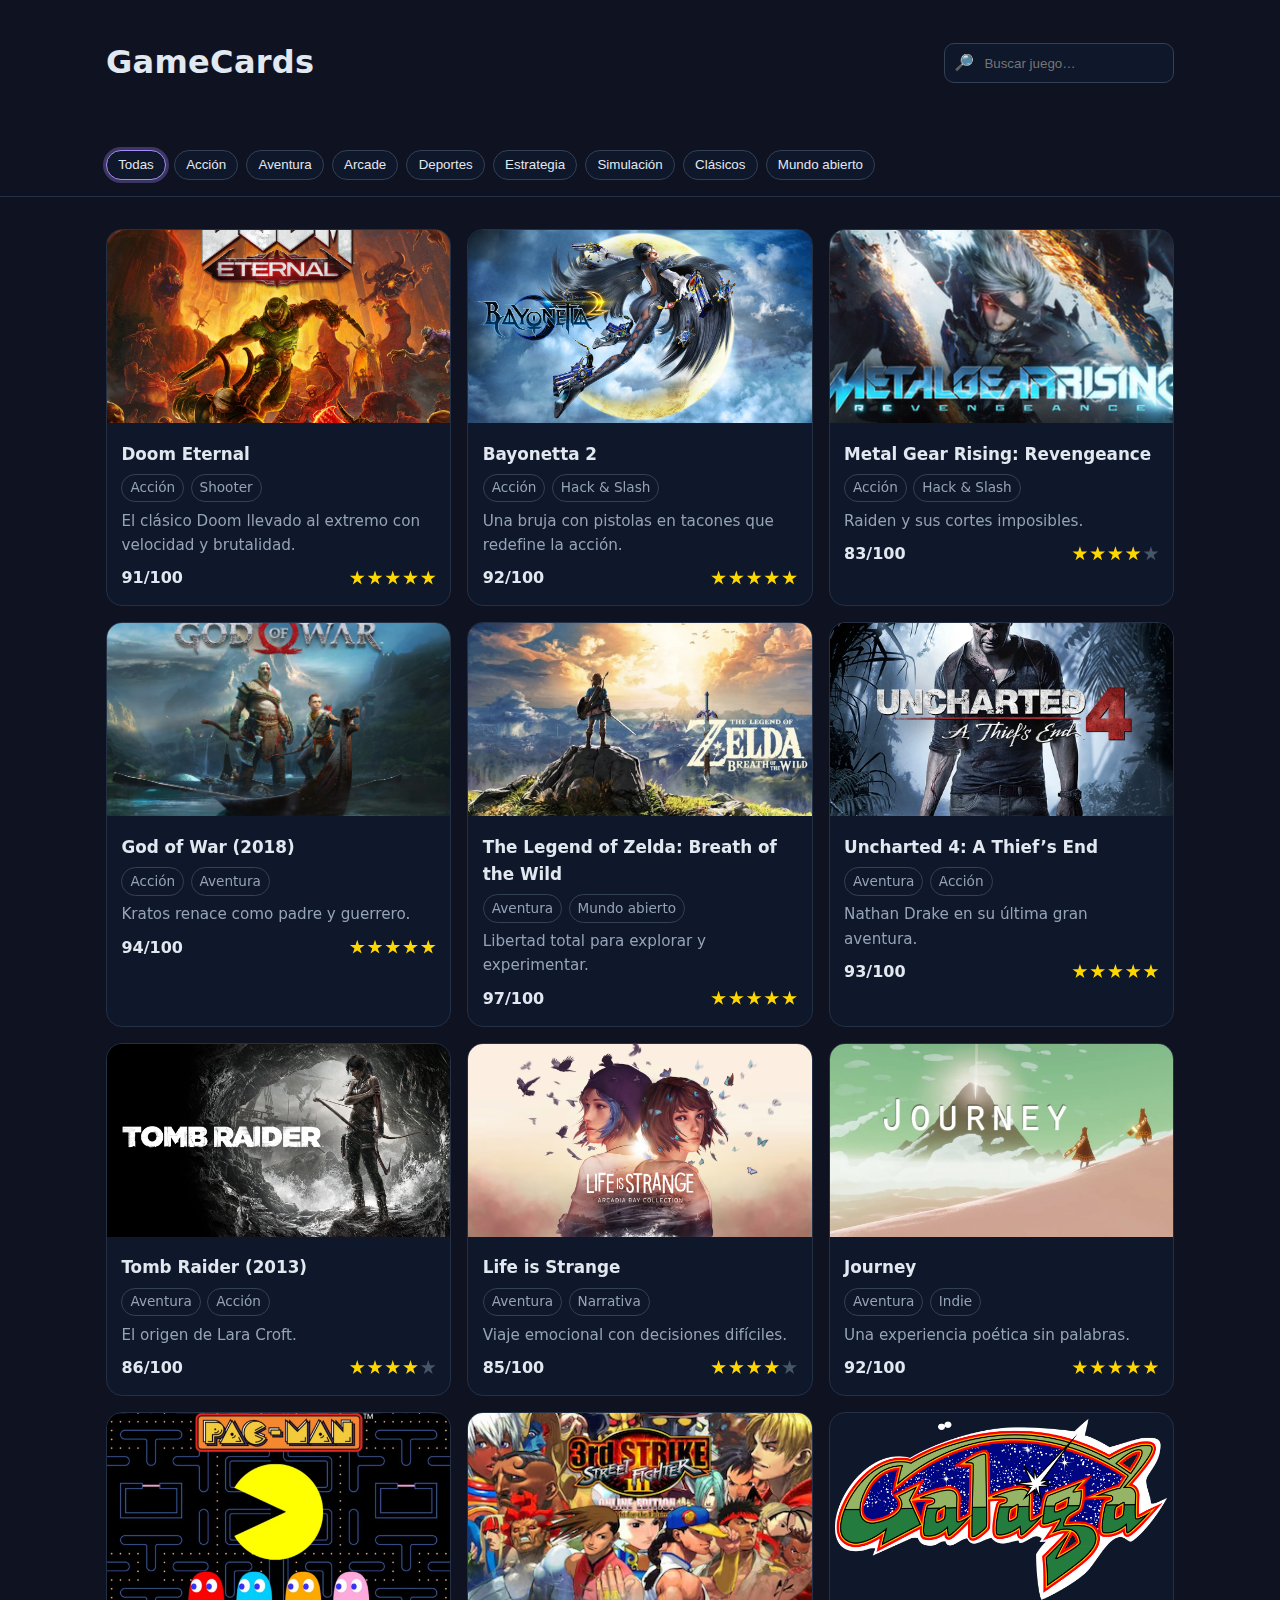
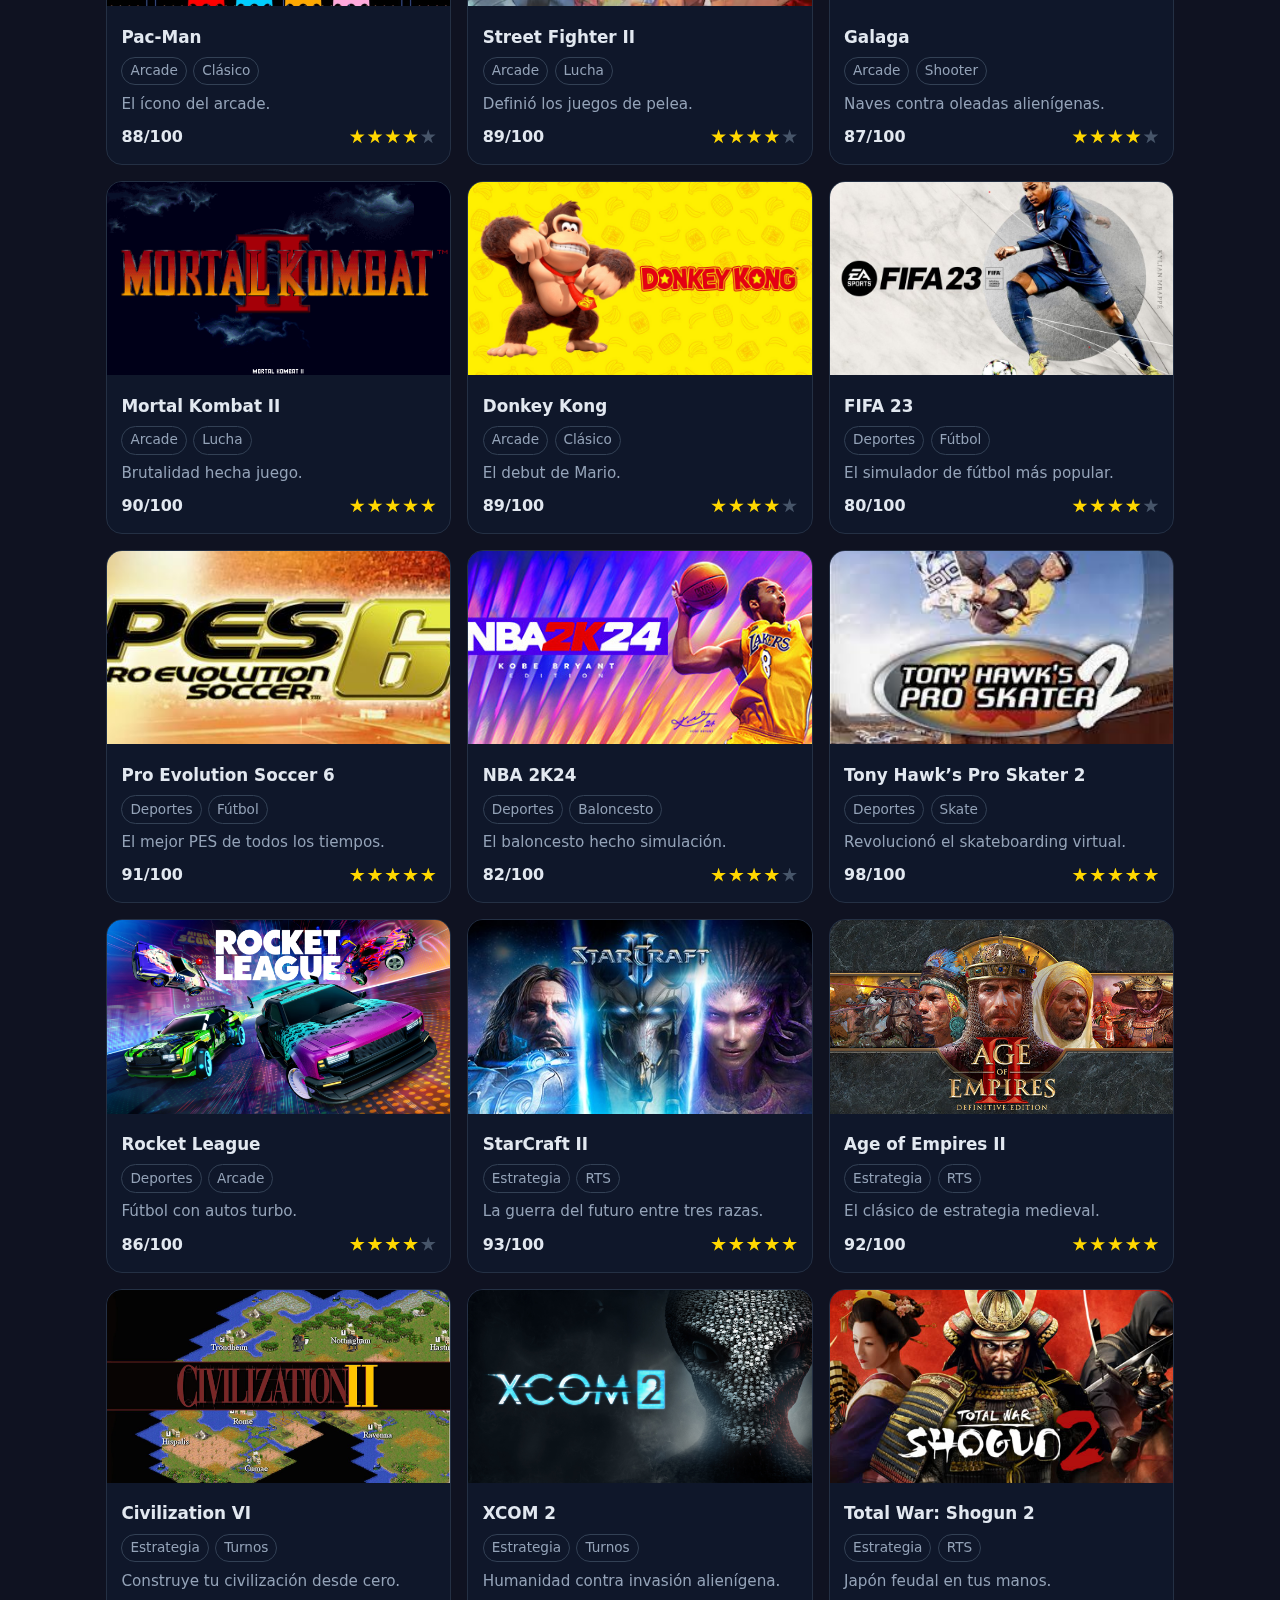
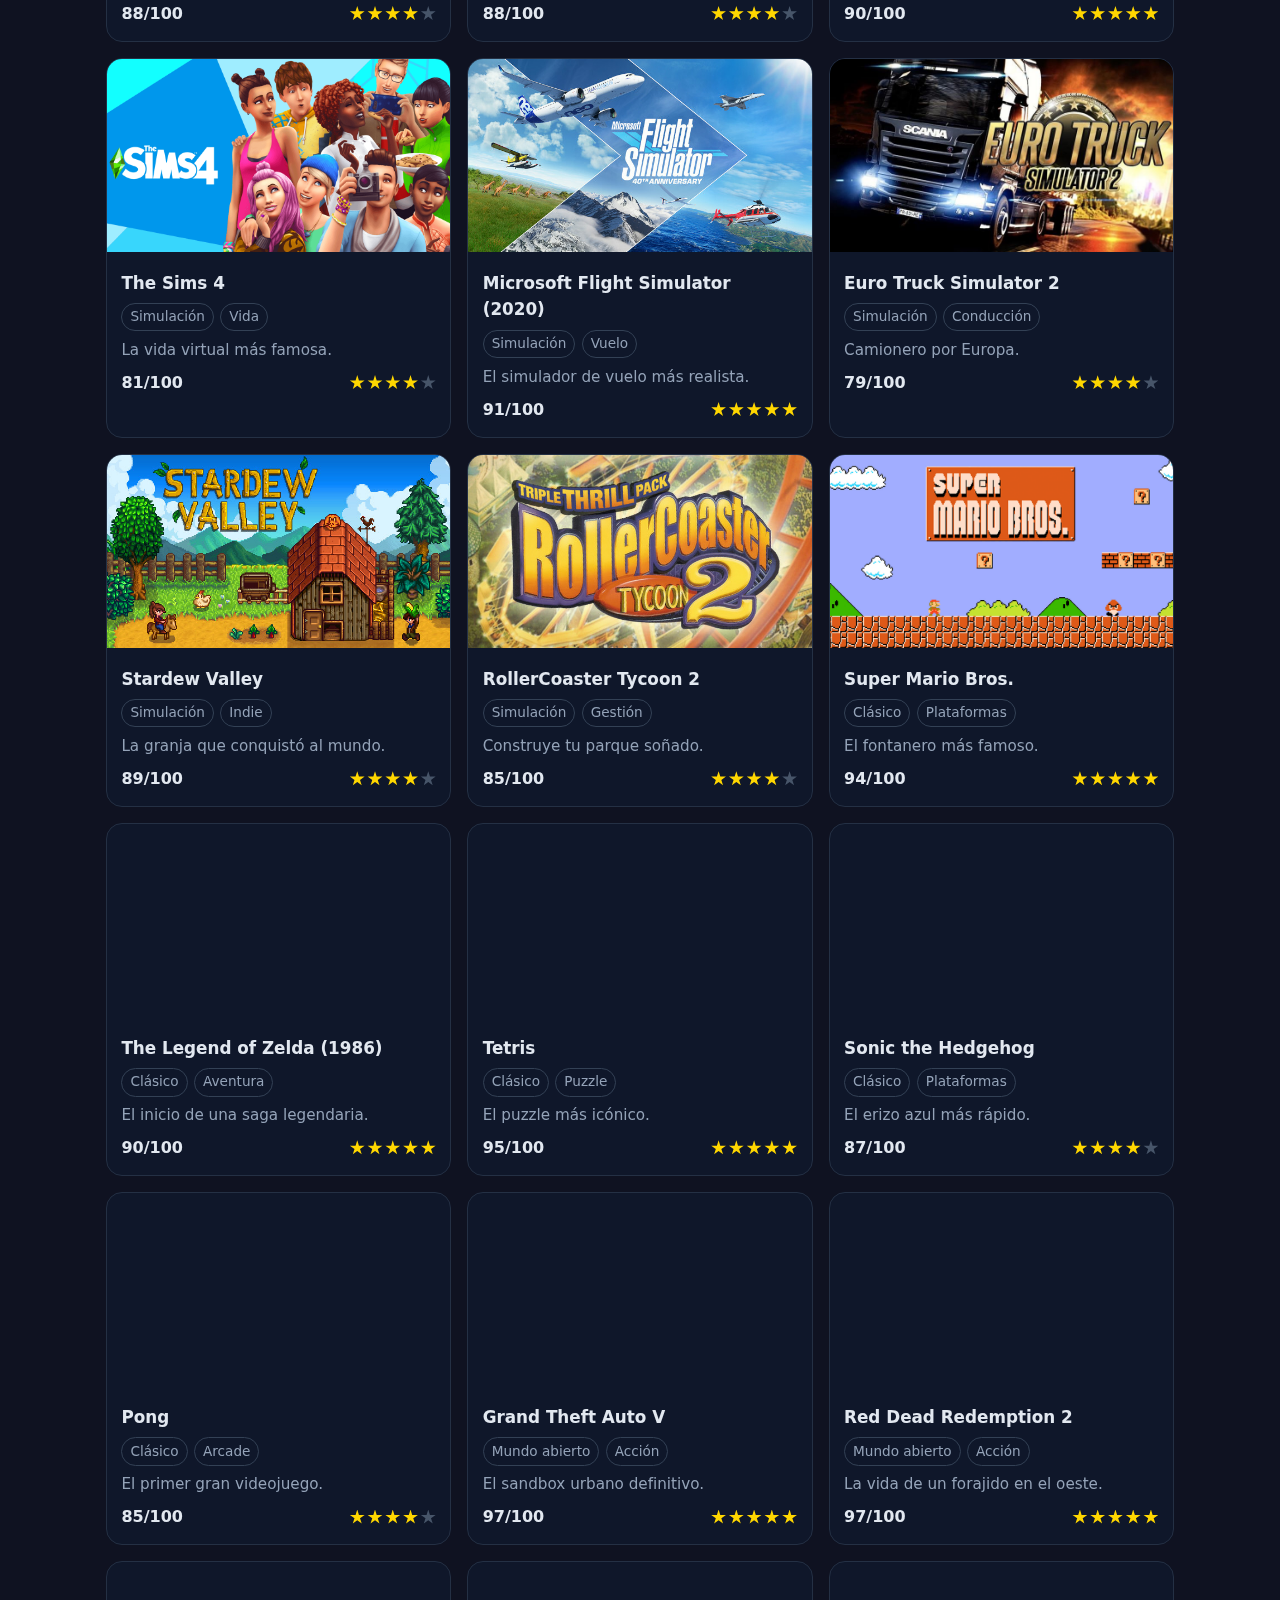
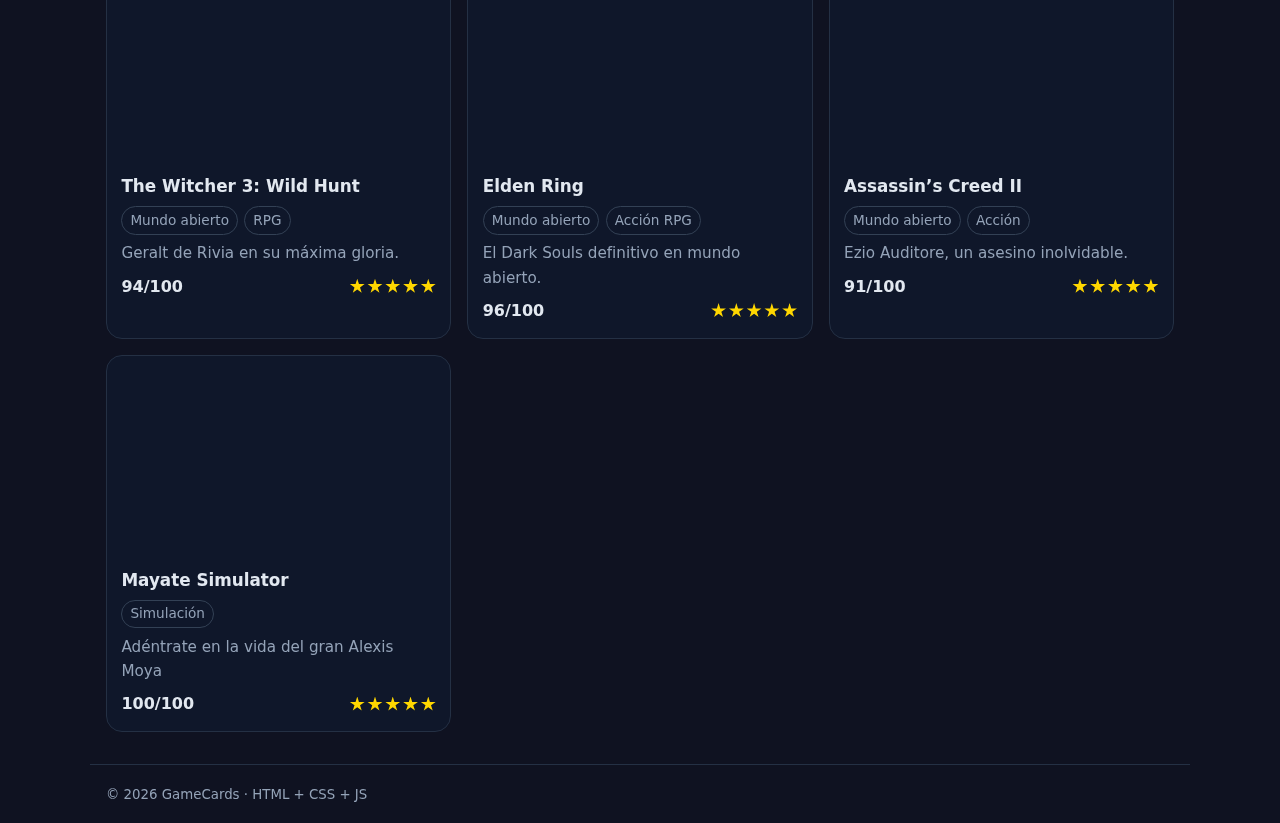
<file: index.html>
<!doctype html>
<html lang="es" dir="ltr">
<head>
  <meta charset="utf-8">
  <meta name="viewport" content="width=device-width,initial-scale=1">
  <title>GameCards — Catálogo de videojuegos</title>
  <link rel="stylesheet" href="styles.css">
  <script defer src="descriptions.js"></script>
  <script defer src="games.js"></script>
  <script defer src="app.js"></script>
</head>
<body>
  <a class="skip" href="#contenido">Saltar al contenido</a>
  <header class="topbar">
    <div class="wrap bar">
      <h1 class="brand">GameCards</h1>
      <div class="search" role="search">
        <label for="q">
          <span aria-hidden="true">🔎</span>
        </label>
        <input id="q" type="search" placeholder="Buscar juego…" aria-label="Buscar juego">
      </div>
    </div>
    <section class="wrap filters" aria-labelledby="filters-title">
      <h2 id="filters-title" class="sr-only">Filtros de categorías</h2>
      <button class="chip is-active" data-cat="all" aria-pressed="true">Todas</button>
      <button class="chip" data-cat="Acción">Acción</button>
      <button class="chip" data-cat="Aventura">Aventura</button>
      <button class="chip" data-cat="Arcade">Arcade</button>
      <button class="chip" data-cat="Deportes">Deportes</button>
      <button class="chip" data-cat="Estrategia">Estrategia</button>
      <button class="chip" data-cat="Simulación">Simulación</button>
      <button class="chip" data-cat="Clásicos">Clásicos</button>
      <button class="chip" data-cat="Mundo abierto">Mundo abierto</button>
    </section>
  </header>

  <main id="contenido" class="wrap">
    <section aria-labelledby="list-title">
      <h2 id="list-title" class="sr-only">Listado de juegos</h2>
      <div id="grid" class="grid" role="list"></div>
      <p id="empty" class="empty" hidden>No hay resultados.</p>
    </section>
  </main>

  <footer class="wrap foot">
    <small>© <span id="year"></span> GameCards · HTML + CSS + JS</small>
  </footer>
</body>
</html>
</file>
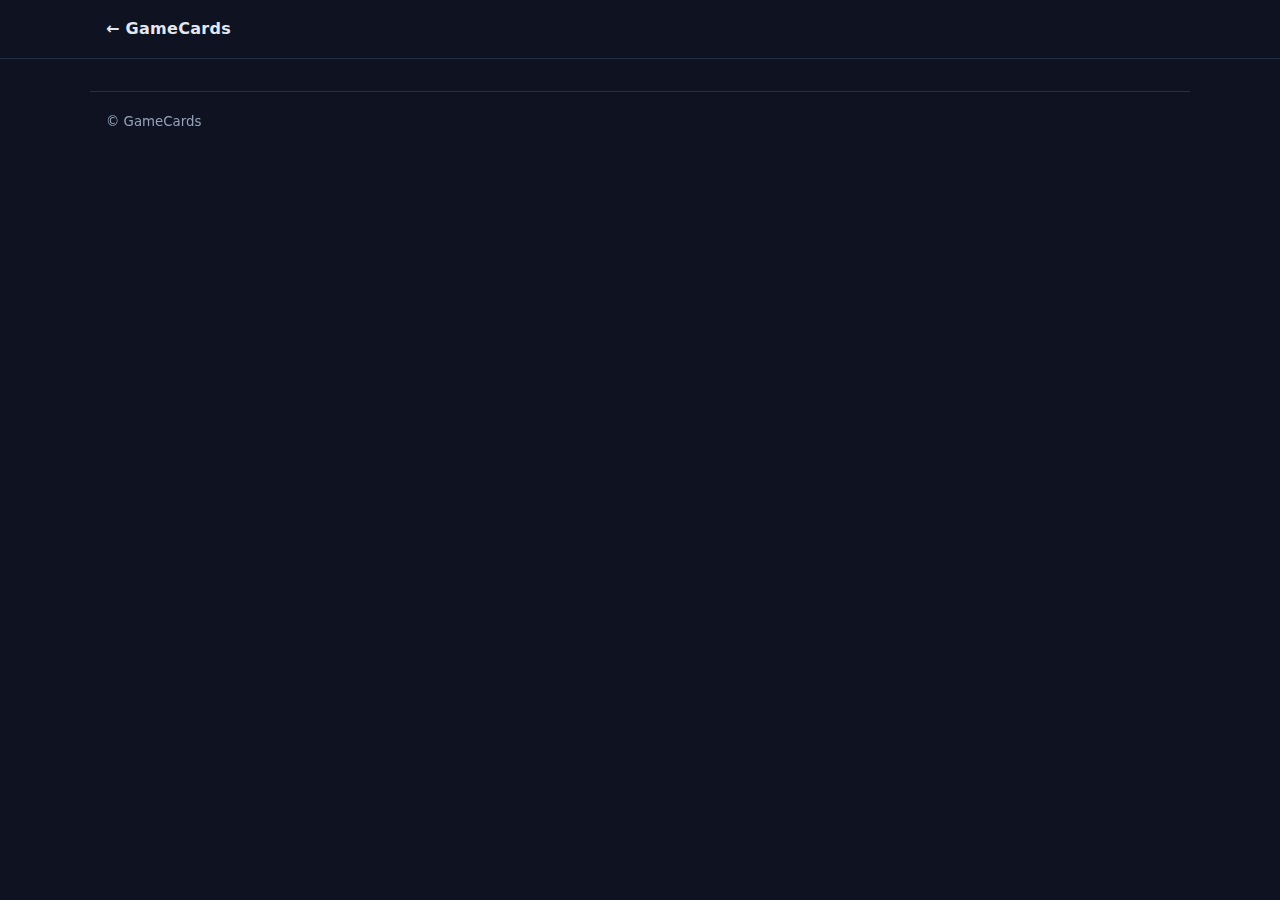
<file: game.html>
<!doctype html>
<html lang="es" dir="ltr">
<head>
  <meta charset="utf-8"/>
  <meta name="viewport" content="width=device-width,initial-scale=1"/>
  <title>Detalle del juego — GameCards</title>
  <link rel="stylesheet" href="styles.css"/>
  <script defer src="descriptions.js"></script>
  <script defer src="games.js"></script>
  <script defer src="details.js"></script>
</head>
<body>
  <a class="skip" href="#contenido">Saltar al contenido</a>
  <header class="topbar">
    <div class="wrap bar">
      <a class="brand" href="index.html">← GameCards</a>
    </div>
  </header>
  <main id="contenido" class="wrap">
    <article id="detail" class="detail" aria-live="polite"></article>
  </main>
  <footer class="wrap foot">
    <small>© <span id="year"></span> GameCards</small>
  </footer>
</body>
</html>
</file>
<file: styles.css>
:root {
  --bg: #0f1221;
  --card: #0f172a;
  --fg: #e2e8f0;
  --muted: #94a3b8;
  --brand: #7c3aed;
  --ring: #a78bfa;
}

* { box-sizing: border-box; }

html { scroll-behavior: smooth; }

body {
  margin: 0;
  background: var(--bg);
  color: var(--fg);
  font-family: system-ui, -apple-system, Segoe UI, Roboto, Ubuntu, "Helvetica Neue", Arial, "Noto Sans", sans-serif;
  line-height: 1.6;
}

.wrap {
  max-width: 1100px;
  margin: auto;
  padding: 1rem;
}

.sr-only {
  position: absolute;
  width: 1px;
  height: 1px;
  margin: -1px;
  padding: 0;
  overflow: hidden;
  clip: rect(0,0,0,0);
  border: 0;
}

.skip {
  position: absolute;
  left: -999px;
}
.skip:focus {
  left: 1rem;
  top: 1rem;
  background: var(--fg);
  color: var(--bg);
  padding: .5rem .75rem;
  border-radius: .5rem;
}

.topbar {
  position: sticky;
  top: 0;
  background: color-mix(in srgb, var(--bg), transparent 0%);
  backdrop-filter: saturate(140%) blur(6px);
  border-bottom: 1px solid #243044;
  z-index: 10;
}

.bar {
  display: flex;
  gap: 1rem;
  align-items: center;
  justify-content: space-between;
}

.brand {
  font-weight: 800;
  letter-spacing: .3px;
  text-decoration: none;
  color: var(--fg);
}

.search {
  display: flex;
  gap: .5rem;
  align-items: center;
  border: 1px solid #334155;
  border-radius: 10px;
  padding: .4rem .6rem;
  background: var(--card);
}
.search input {
  border: 0;
  outline: 0;
  background: transparent;
  color: inherit;
}

.filters {
  display: flex;
  flex-wrap: wrap;
  gap: .5rem;
  margin-top: .5rem;
}

.chip {
  padding: .4rem .7rem;
  border: 1px solid #334155;
  background: var(--card);
  border-radius: 999px;
  cursor: pointer;
  color: var(--fg);
}
.chip.is-active,
.chip[aria-pressed="true"] {
  border-color: var(--ring);
  box-shadow: 0 0 0 3px color-mix(in srgb, var(--ring), transparent 70%);
}

.grid {
  display: grid;
  grid-template-columns: repeat(3,1fr);
  gap: 1rem;
  margin: 1rem 0;
}
@media (max-width:980px) {
  .grid { grid-template-columns: repeat(2,1fr); }
}
@media (max-width:640px) {
  .grid { grid-template-columns: 1fr; }
}

.card {
  background: var(--card);
  border: 1px solid #243044;
  border-radius: 16px;
  overflow: hidden;
  display: grid;
  grid-template-rows: auto 1fr;
}
.card figure { margin: 0; }
.card img {
  width: 100%;
  aspect-ratio: 16/9;
  object-fit: cover;
  display: block;
}
.card .body { padding: .9rem; }

.title {
  font-size: 1.05rem;
  margin: .2rem 0 .4rem;
}
.title a {
  color: var(--fg);
  text-decoration: none;
}
.title a:hover,
.title a:focus {
  text-decoration: underline;
}

.tags {
  display: flex;
  gap: .4rem;
  flex-wrap: wrap;
  font-size: .85rem;
  color: var(--muted);
}
.tag {
  padding: .15rem .5rem;
  border: 1px solid #334155;
  border-radius: 999px;
}

.meta {
  display: flex;
  align-items: center;
  justify-content: space-between;
  margin-top: .5rem;
}

.score {
  display: inline-flex;
  align-items: center;
  gap: .35rem;
  font-weight: 700;
}

.stars {
  --s: clamp(0.7rem, 1.2vw, 1rem);
  display: inline-flex;
  gap: .15rem;
}
.stars i {
  width: var(--s);
  height: var(--s);
  display: inline-block;
  clip-path: polygon(50% 0%,61% 35%,98% 35%,68% 57%,79% 91%,50% 70%,21% 91%,32% 57%,2% 35%,39% 35%);
  background: #475569;
}
.stars i.on { background: gold; }

.excerpt {
  color: var(--muted);
  font-size: .95rem;
  margin: .4rem 0;
}

.empty {
  color: var(--muted);
  text-align: center;
  margin: 2rem 0;
}

.foot {
  border-top: 1px solid #243044;
  color: var(--muted);
}

/* Detalle */
.detail {
  display: grid;
  gap: 1rem;
}
.detail .head {
  display: grid;
  grid-template-columns: 1.2fr .8fr;
  gap: 1rem;
}
@media (max-width:900px) {
  .detail .head { grid-template-columns: 1fr; }
}
.detail .cover img {
  width: 100%;
  border-radius: 16px;
  border: 1px solid #243044;
  display: block;
}
.detail .info h1 {
  margin: .2rem 0 .4rem;
}
.detail .row {
  display: flex;
  gap: .5rem;
  flex-wrap: wrap;
  color: var(--muted);
}
.detail .desc {
  background: var(--card);
  border: 1px solid #243044;
  border-radius: 16px;
  padding: 1rem;
}
.detail .desc p {
  white-space: pre-line;
}

/* Ficha técnica */
.facts {
  margin-top: .75rem;
  background: var(--card);
  border: 1px solid #243044;
  border-radius: 14px;
  overflow: hidden;
}
.facts header {
  background: linear-gradient(180deg, color-mix(in srgb, var(--brand), black 20%), var(--brand));
  padding: .6rem 1rem;
  font-weight: 800;
}
.facts table {
  width: 100%;
  border-collapse: collapse;
}
.facts th,
.facts td {
  padding: .55rem 1rem;
  border-top: 1px solid #243044;
  text-align: left;
  vertical-align: top;
}
.facts th {
  width: 36%;
  color: var(--muted);
  font-weight: 700;
}
/* Zebra */
.facts tr:nth-child(odd) td {
  background: color-mix(in srgb, var(--card), white 2%);
}

/* Fallback si color-mix no está soportado */
@supports not (color: color-mix(in srgb, red, blue)) {
  .facts header { background: var(--brand); }
  .chip.is-active,
  .chip[aria-pressed="true"] {
    box-shadow: 0 0 0 3px rgba(167,139,250,.3);
  }
}
</file>
